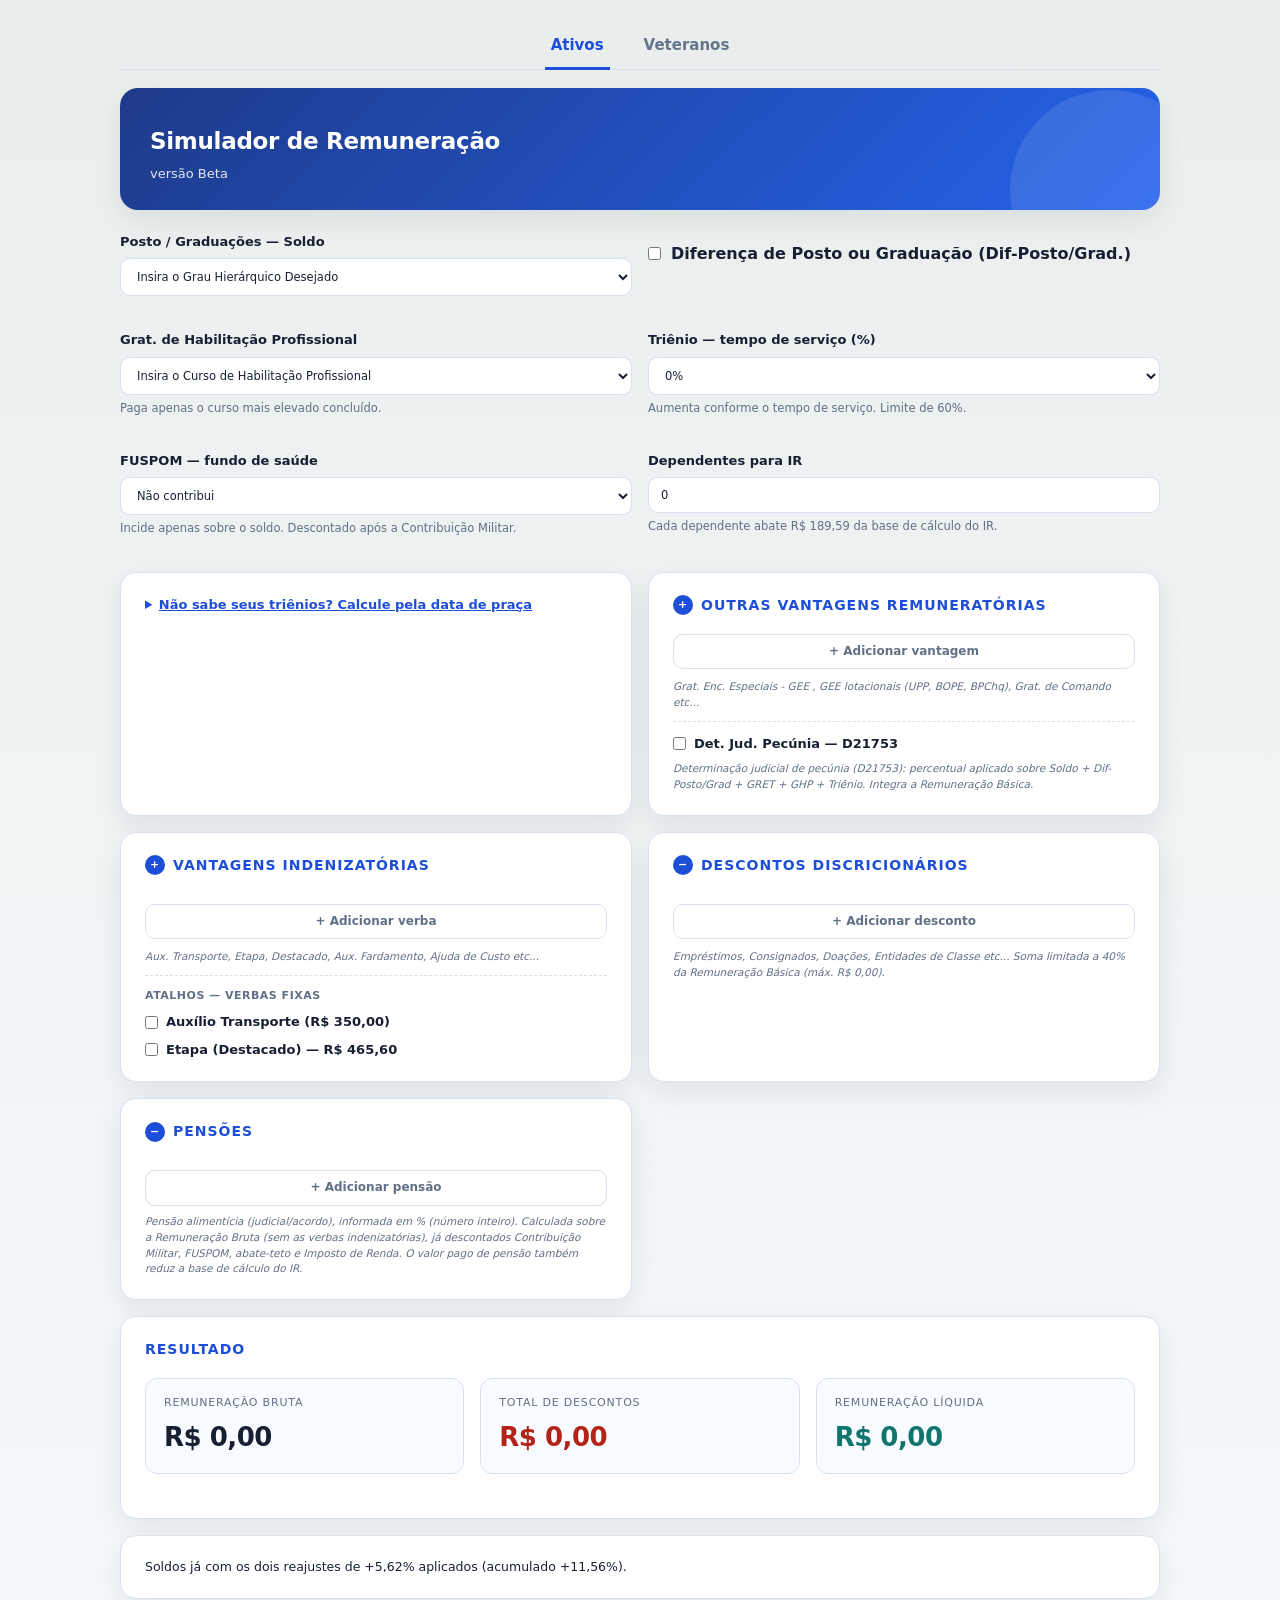
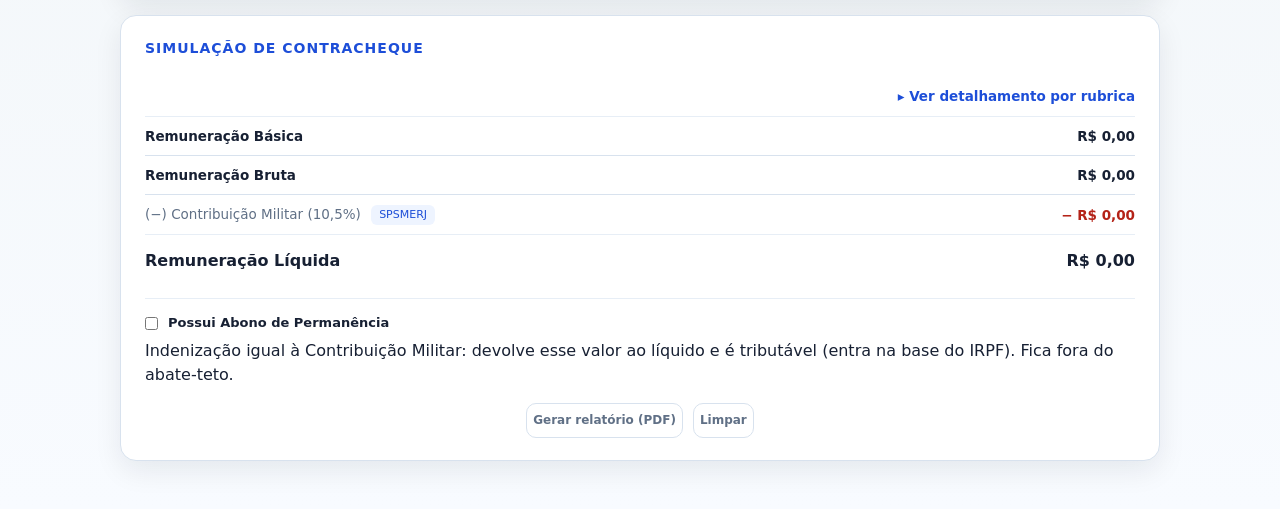
<file: index.html>
<!DOCTYPE html>
<html lang="pt-BR">

<head>
  <meta charset="UTF-8">
  <meta name="viewport" content="width=device-width, initial-scale=1.0">
  <link rel="stylesheet" href="calculadora_pmerj.css">
  <title>Simulador de Remuneração</title>
  <script src="calculadora_pmerj_v6.js"></script>
</head>

<body>
  <div class="wrap">
    <header>
      <div class="header-text">
        <div class="brasao"></div>
        <h1>Simulador de Remuneração</h1>
        <p>versão Beta</p>
      </div>
    </header>


    <!-- ====================== REAJUSTES (JÁ EFETIVADOS) ====================== -->
    <!-- Os dois reajustes de 5,62% estão fixos no cálculo (JS), compostos sobre o soldo.
       Acumulado: 1,0562 × 1,0562 = 1,11556 -> +11,56%.
       Este card também recebe, via JS, a opção de GEE (exclusiva de Coronel). -->
    <div class="card" id="card-reajuste" style="margin-bottom:16px;">
      <div class="hint" style="font-size: 12.5px">Soldos já com os dois reajustes de +5,62% aplicados (acumulado +11,56%).</div>
    </div>


    <div class="grid">


      <!-- ============ CARD 1 — POSTO / GRADUAÇÃO (DEFINIDO) ============ -->
      <div class="field">
        <label for="posto">Posto / Graduações — Soldo</label>
        <select id="posto">

          <option value="3270.73" data-gret="192.5"> Cel PM </option>
          <option value="2943.65" data-gret="192.5">Ten Cel PM </option>
          <option value="2649.28" data-gret="192.5">Maj PM </option>
          <option value="2384.35" data-gret="150">Cap PM </option>
          <option value="2145.60" data-gret="150">1º Ten PM </option>
          <option value="1929.73" data-gret="150">2º Ten PM </option>
          <option value="1736.76" data-gret="150">Asp Of PM </option>
          <option value="1141.49" data-gret="122.5">Cad PM </option>
          <option value="1736.76" data-gret="150">Sub Ten PM</option>
          <option value="1596.12" data-gret="150">1º Sgt PM </option>
          <option value="1448.94" data-gret="150">2º Sgt PM </option>
          <option value="1318.11" data-gret="150">3º Sgt PM </option>
          <option value="1141.49" data-gret="150">Cb PM </option>
          <option value="991.03" data-gret="150">Sd PM </option>
          <option value="817.67" data-gret="122.5">Aluno CFP </option>
          <option value="0" selected> Insira o Grau Hierárquico Desejado </option>
        </select>
      </div>

      <!-- GHP — Gratificação de Habilitação Profissional
           Quem escolhe é o usuário (curso mais elevado concluído).
           value = % sobre o soldo  |  cálculo no JS: soldo * value / 100 -> LINHA no resultado -->

      <div class="field">
        <label for="habilitacao"> Grat. de Habilitação Profissional </label>
        <select name="" id="habilitacao">
          <option value="160">160% - CCEM — Curso de Comando e Estado-Maior</option>
          <option value="110">110% - CAO / CAS — Curso de Aperfeiçoamento de Oficiais / Sargentos</option>
          <option value="85">85% - CE - Curso de Especialização ou Equivalente</option>
          <option value="80">80% - CFO / CFS — Curso de Formação de Oficiais / Sargentos</option>
          <option value="75">75% - CFP — Curso de Formação de Praça</option>
          <option value="0" selected> Insira o Curso de Habilitação Profissional </option>
        </select>
        <div class="hint">Paga apenas o curso mais elevado concluído.</div>
      </div>
      <!-- ============ CARD AUXILIAR — TRIÊNIOS PELA DATA DE PRAÇA ============ -->
      <!-- Helper: usuário informa a data de praça; o JS conta os triênios.
         triênios = Math.floor( (hoje - data_praca) em dias / 1095 )   (1095 = 3 anos, sem bissexto)
         percentual = (a confirmar) 1º triênio 10%, +5% por triênio, teto 60%
         comportamento ao calcular: preencher #trienio automaticamente OU só informar? (a confirmar)
         Nota de estilo: input[type=date] não está no CSS compartilhado (que só cobre number/select),
         então pode aparecer com visual padrão do navegador — ajuste de estilo fica para depois. -->
      <div class="field">
        <label for="trienio">Triênio — tempo de serviço (%)</label>
        <select id="trienio">
          <option value="0" selected>0%</option>
          <option value="10">10%</option>
          <option value="15">15%</option>
          <option value="20">20%</option>
          <option value="25">25%</option>
          <option value="30">30%</option>
          <option value="35">35%</option>
          <option value="40">40%</option>
          <option value="45">45%</option>
          <option value="50">50%</option>
          <option value="55">55%</option>
          <option value="60">60%</option>
        </select>
        <div class="hint">Aumenta conforme o tempo de serviço. Limite de 60%.</div>
      </div>

      <!-- Card recolhível (<details>): nasce fechado para dar mais respiro à página;
         clicar no <summary> expande. Os id internos não mudaram. -->
      <!-- FUSPOM — fundo de saúde (escolhido pelo usuário). DESCONTO.
           value = % | base = SOMENTE o soldo
           cálculo no JS: soldo * value / 100 -> LINHA de desconto (após Contrib. Militar) -->
      <div class="field">
        <label for="fuspom">FUSPOM — fundo de saúde</label>
        <select id="fuspom">
          <option value="0" selected>Não contribui</option>
          <option value="10">10%</option>
          <option value="11">11%</option>
          <option value="12">12%</option>
          <option value="13">13%</option>
          <option value="14">14%</option>
          <option value="15">15%</option>
          <option value="16">16%</option>
          <option value="17">17%</option>
          <option value="18">18%</option>
        </select>
        <div class="hint">Incide apenas sobre o soldo. Descontado após a Contribuição Militar.</div>
      </div>

      <!-- DEPENDENTES (IR) — controle próprio, perto do FUSPOM.
           Cada dependente abate R$ 189,59 do Rendimento Tributável. -->
      <div class="field">
        <label for="dependentes">Dependentes para IR</label>
        <input type="number" id="dependentes" value="0" min="0" step="1" inputmode="numeric">
        <div class="hint">Cada dependente abate R$ 189,59 da base de cálculo do IR.</div>
      </div>


      <!-- CALCULANDO OS TRIENIOS ATRAVÉS DA DATA DE PRAÇA . -->
      <!-- ------------------------------------------------------ -->
      <!-- ------------------------------------------------------ -->

      <details class="card">
        <summary style="cursor:pointer; color:var(--acento); font-weight:800; font-size:13px; text-decoration: underline">Não sabe seus triênios?
          Calcule pela data de praça</summary>
        <div style="margin-top:18px;">
          <div class="field">
            <label for="data-praca"> Data de praça: </label>
            <input type="date" id="data-praca"> <span class="hint" style="flex:1;">dia / mês / ano</span>
            <div class="hint"> Data de Ingresso na corporação.</div>
          </div>

          <button type="button" class="cen-btn" id="btn-trienios" style="width:100%; margin-bottom:18px;">Calcular
            triênios</button>
          <div class="field">
            <label>Resultado</label>
            <div class="slider-row">
              <span class="hint" style="flex:1;">Triênios completos / Percentual sugerido</span>
              <span class="slider-val" id="trienios-count">—</span>
              <span class="slider-val" id="trienios-pct">—</span>
            </div>
          </div>
        </div>
      </details>

      <!-- ============ CARD — OUTRAS VANTAGENS REMUNERATÓRIAS (até 5) ============ -->
      <!-- TRIBUTÁVEIS: somam à Rem. Básica para formar a Rem. Bruta. -->

      <div class="card">
        <h2><span class="num">+</span> Outras vantagens remuneratórias</h2>
        <div id="vant-lista"><!-- campos adicionados aqui (máx. 5) --></div>
        <button type="button" class="cen-btn" id="btn-add-vant" style="width:100%;">+ Adicionar vantagem
        </button>
        <div class="hint hint-exp"> Grat. Enc. Especiais - GEE , GEE lotacionais (UPP, BOPE, BPChq), Grat. de Comando
          etc...</div>
      </div>


      <!-- ============ CARD — VERBAS INDENIZATÓRIAS (até 5) ============ -->
      <!-- NÃO TRIBUTÁVEIS: entram na Rem. Bruta, mas saem do Rendimento Tributável. -->
      <div class="card">
        <h2><span class="num">+</span> Vantagens Indenizatórias</h2>
        <div id="vind-lista"><!-- campos (máx. 5) --></div>
        <button type="button" class="cen-btn" id="btn-add-vind" style="width:100%; margin-top:10px;">+ Adicionar
          verba</button>

        <div class="hint hint-exp"> Aux. Transporte, Etapa, Destacado, Aux. Fardamento, Ajuda de Custo etc...</div>
      </div>

      <!-- ============ CARD — DESCONTOS DISCRICIONÁRIOS (até 5) ============ -->
      <!-- O usuário adiciona campos (máx. 5). Cada um é um valor livre em R$.
         A SOMA de todos é limitada a 40% da Remuneração Básica (teto dinâmico).
         No JS: somaDisc = soma dos campos; desconto = min(somaDisc, 40% Rem.Básica).
         Campos criados/removidos dinamicamente; o cálculo lê todos pela classe .desc-disc-input. -->
      <div class="card">
        <h2 style=""><span class="num">−</span> Descontos discricionários</h2>
        <div id="desc-disc-lista"><!-- campos adicionados aqui (máx. 5) --></div>
        <button type="button" class="cen-btn" id="btn-add-desc" style="width:100%; margin-top: 10px;">+ Adicionar
          desconto</button>
        <div class="hint hint-exp"> Empréstimos, Consignados, Doações, Entidades de Classe etc... Soma limitada a 40% da
          Remuneração Básica (máx. <span id="desc-disc-max">R$ 0,00</span>).
        </div>
        <div class="hint" id="desc-disc-aviso" style="display:none; color:var(--vermelho); font-weight:600;">Soma
          acima
          do limite — considerado o máximo permitido.</div>
      </div>

      <!-- ============ CARD — PENSÕES (até 5) ============ -->
      <!-- Desconto. Reduz o líquido E abate da Base de Cálculo do IR.
           Campos dinâmicos lidos pela classe .pensao-input. -->
      <div class="card">
        <h2><span class="num">−</span> Pensões</h2>
        <div id="pensao-lista"><!-- campos adicionados aqui (máx. 5) --></div>
        <button type="button" class="cen-btn" id="btn-add-pensao" style="width:100%; margin-top:10px;">+ Adicionar
          pensão</button>
        <div class="hint hint-exp" style="margin-top:8px;">Pensão alimentícia (judicial/acordo), informada em % (número inteiro).
          Calculada sobre a Remuneração Bruta (sem as verbas indenizatórias), já descontados Contribuição Militar, FUSPOM, abate-teto e Imposto de Renda.
          O valor pago de pensão também reduz a base de cálculo do IR.</div>
      </div>

      <!-- ============ CARD DE RESULTADO ============ -->
      <div class="card result-card">
        <h2> Resultado </h2>
        <div class="big-nums">
          <div class="big-num">
            <div class="lbl">Remuneração Bruta</div>
            <div class="val" id="r-rem-bruta">R$&nbsp;0,00</div>
          </div>
          <div class="big-num">
            <div class="lbl">Total de descontos</div>
            <div class="val" id="r-desc" style="color: var(--vermelho);">R$&nbsp;0,00</div>
          </div>
          <div class="big-num destaque">
            <div class="lbl">Remuneração Líquida</div>
            <div class="val" id="r-liquido">R$&nbsp;0,00</div>
          </div>
        </div>


      </div>

      <!-- DETALHAMENTO (table.breakdown) — "contracheque": rubricas e valores.
           Descontos, auxílios e líquido entram aqui nas próximas etapas. -->
      <div class="card result-card">
        <h2> Simulação de Contracheque </h2>
        <table class="breakdown">
          <tbody>
            <tr id="comp-toggle" style="cursor:pointer;">
              <td colspan="2" class="lbl-cell" style="color:var(--acento); font-weight:700;">
                <span id="comp-arrow">▸</span> Ver detalhamento por rubrica
              </td>
            </tr>
            <tr class="comp-row" style="display:none;">
              <td class="lbl-cell">Soldo base</td>
              <td id="t-soldo">R$&nbsp;0,00</td>
            </tr>
            <tr class="comp-row" style="display:none;">
              <td class="lbl-cell">GRET (<span id="t-gret-p">150</span>%)</td>
              <td class="pos" id="t-gret">+ R$&nbsp;0,00</td>
            </tr>
            <tr class="comp-row" style="display:none;">
              <td class="lbl-cell">GHP — Habilitação (<span id="t-ghp-p">75</span>%)</td>
              <td class="pos" id="t-ghp">+ R$&nbsp;0,00</td>
            </tr>
            <tr class="comp-row" style="display:none;">
              <td class="lbl-cell">GRAM — Risco (62,5%)</td>
              <td class="pos" id="t-gram">+ R$&nbsp;0,00</td>
            </tr>
            <tr class="comp-row" style="display:none;">
              <td class="lbl-cell">Triênio (<span id="t-tri-p">0</span>%)</td>
              <td class="pos" id="t-trienio">+ R$&nbsp;0,00</td>
            </tr>



            <tr class="subtotal">
              <td>Remuneração Básica</td>
              <td id="t-rem-basica">R$&nbsp;0,00</td>
            </tr>
            <tr>
              <td class="lbl-cell">(+) Outras vantagens remuneratórias</td>
              <td class="pos" id="t-vant">+ R$&nbsp;0,00</td>
            </tr>
            <tr>
              <td class="lbl-cell">(+) Verbas indenizatórias <span class="badge-aux">não tributável</span></td>
              <td class="pos" id="t-vind">+ R$&nbsp;0,00</td>
            </tr>
            <tr class="subtotal">
              <td>Remuneração Bruta</td>
              <td id="t-rem-bruta">R$&nbsp;0,00</td>
            </tr>
            <tr>
              <td class="lbl-cell">(−) Contribuição Militar (10,5%) <span class="badge-aux"> SPSMERJ </span></td>
              <td class="neg" id="t-contrib">− R$&nbsp;0,00</td>
            </tr>
            <tr>
              <td class="lbl-cell">(−) Descontos discricionários <span class="badge-aux"></span>
              </td>
              <td class="neg" id="t-desc-disc">− R$&nbsp;0,00</td>
            </tr>
            <tr>
              <td class="lbl-cell">(−) Imposto de Renda Retido na Fonte <span class="badge-aux">simulação</span></td>
              <td class="neg" id="t-irrf">− R$&nbsp;0,00</td>
            </tr>
            <!-- as linhas de Pensão (uma por pensão informada) são inseridas aqui pelo JS, após o IRRF -->
            <tr class="final">
              <td>Remuneração Líquida</td>
              <td id="t-liquido">R$&nbsp;0,00</td>
            </tr>
          </tbody>
        </table>
      </div>
    </div>
    <!-- Rodapé informativo / aviso -->
 <!-- <div class="hint" style="font-size: 12px;">
        Este é um aplicativo de <strong>teste</strong>, sem qualquer vínculo formal com a Polícia Militar
        do Estado do Rio de Janeiro. Os valores aqui simulados têm caráter meramente informativo e podem
        não corresponder fielmente à realidade, em razão da complexidade dos fatores envolvidos no cálculo.
        Em caso de dúvida, considere sempre o seu contracheque oficial.
      </div> -->
  </div>
</body>

</html>
</file>
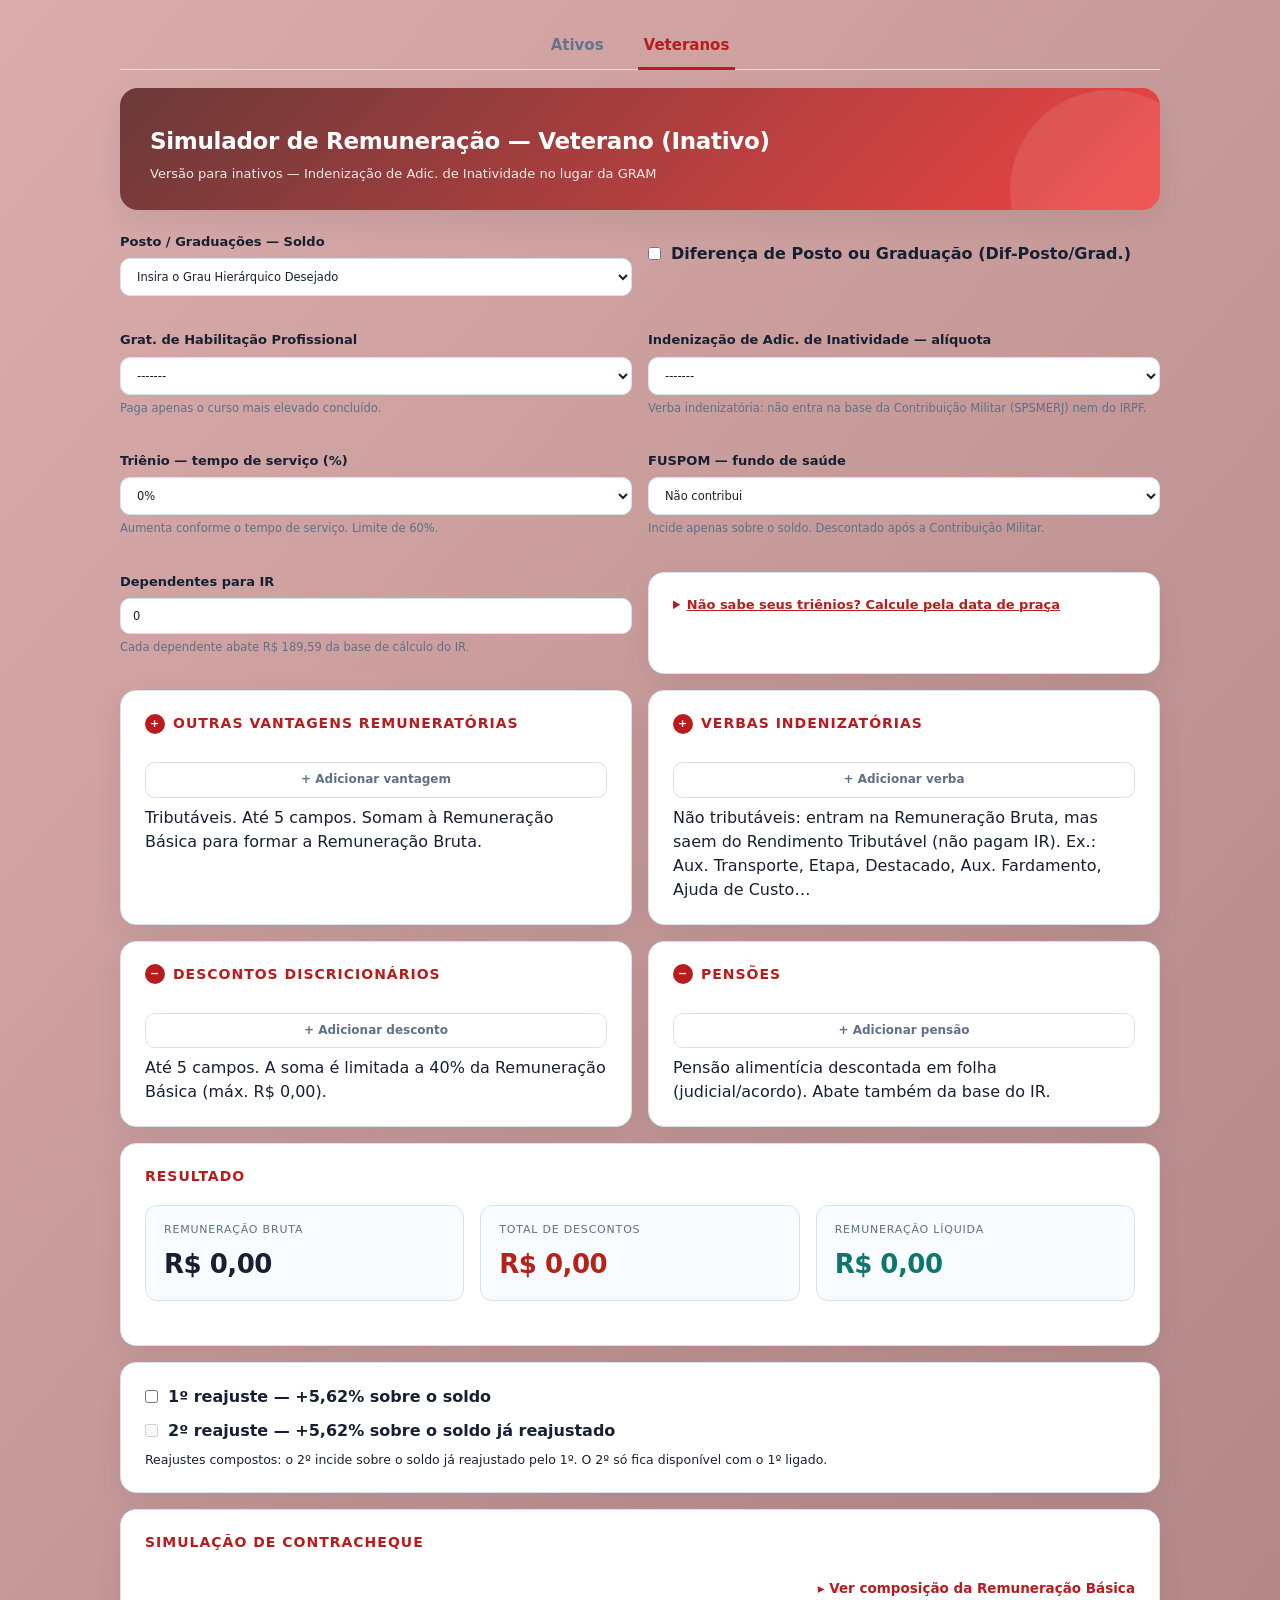
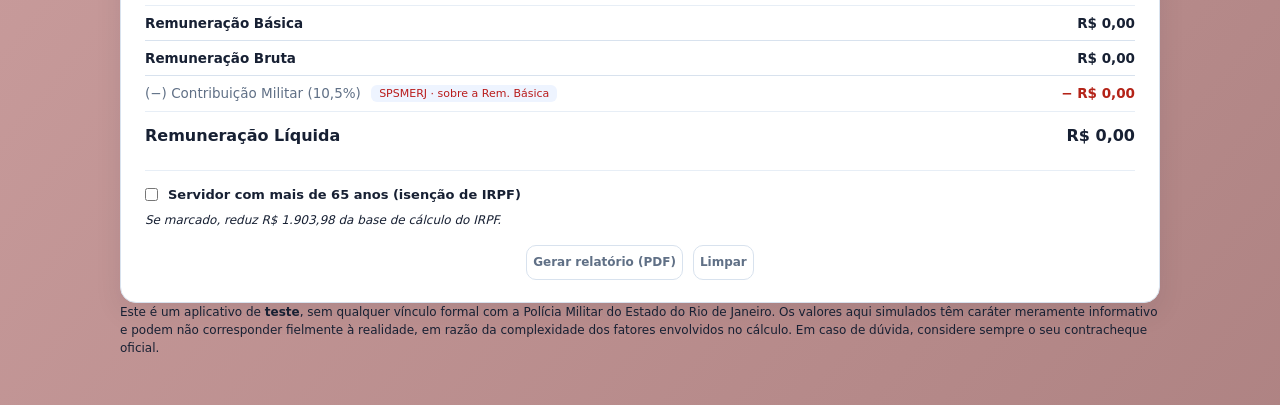
<file: Calculadora_Veterano.html>
<html lang="pt-BR">

<head>
  <meta charset="UTF-8">
  <meta name="viewport" content="width=device-width, initial-scale=1.0">
  <link rel="stylesheet" href="calculadora_pmerj.css">
  <style>
    /* Tema avermelhado — diferencia a calculadora de veterano (inativo) da ativa (azul).
       Sobrescreve a cor de destaque SÓ aqui; o CSS compartilhado fica intacto. */
    :root {
      --acento: #b91c1c;            /* vermelho no lugar do azul (era ~#1D4ED8) */
    }
  </style>
  <title>Simulador de Remuneração — Veterano (Inativo) </title>
  <script src="Calculadora_Veterano_v6.js"></script>
  <link rel="stylesheet" href="chrome-extension://d1582fdd-89d3-484b-8e49-4ea35ffc04d0/app/content-style.css">
</head>

<body class="veteranosss">
  <div class="wrap">
    <header class="veterano">
    <!-- <header style="background: #b91c1c; color: #fff; margin-bottom:24px; border-radius:0 0 8px 8px;"> -->
      <div class="header-text">
        <div class="brasao"></div>
        <h1>Simulador de Remuneração — Veterano (Inativo)</h1>
        <p>Versão para inativos — Indenização de Adic. de Inatividade no lugar da GRAM</p>
      </div>
    </header>


    <!-- ====================== CHAVES DE REAJUSTE ====================== -->
    <!-- Reajustes compostos sobre o soldo (no JS). Afetam todas as rubricas,
       pois todas derivam do soldo.
       1º = +5,62% | 2º = +5,62% sobre o já reajustado.
       Acumulado: 1,0562 × 1,0562 = 1,11556 -> +11,56%. -->
    <div class="card" style="margin-bottom:16px;">
      <label for="reajuste"
        style="display:flex; align-items:center; gap:10px; font-weight:700; cursor:pointer; margin:0;">
        <input type="checkbox" id="reajuste">
        1º reajuste — +5,62% sobre o soldo
      </label>
      <label for="reajuste2"
        style="display:flex; align-items:center; gap:10px; font-weight:700; cursor:pointer; margin:10px 0 0;">
        <input type="checkbox" id="reajuste2" disabled>
        2º reajuste — +5,62% sobre o soldo já reajustado
      </label>
      <div class="hint" style="margin-top:8px; font-size:12.5px">Reajustes compostos: o 2º incide sobre o soldo já reajustado pelo 1º. O
        2º só fica disponível com o 1º ligado.</div>
    </div>


    <div class="grid">


      <!-- ============ CARD 1 — POSTO / GRADUAÇÃO (DEFINIDO) ============ -->
      <div class="field">
        <label for="posto">Posto / Graduações — Soldo</label>
        <select id="posto">
          <option value="3270.73" data-gret="192.5"> Cel PM </option>
          <option value="2943.65" data-gret="192.5">Ten Cel PM </option>
          <option value="2649.28" data-gret="192.5">Maj PM </option>
          <option value="2384.35" data-gret="150">Cap PM </option>
          <option value="2145.60" data-gret="150">1º Ten PM </option>
          <option value="1929.73" data-gret="150">2º Ten PM </option>
          <option value="1736.76" data-gret="150">Asp Of PM </option>
          <option value="1141.49" data-gret="122.5">Cad PM </option>
          <option value="1736.76" data-gret="150">Sub Ten PM</option>
          <option value="1596.12" data-gret="150">1º Sgt PM </option>
          <option value="1448.94" data-gret="150">2º Sgt PM </option>
          <option value="1318.11" data-gret="150">3º Sgt PM </option>
          <option value="1141.49" data-gret="150">Cb PM </option>
          <option value="991.03" data-gret="150" >Sd PM </option>
          <option value="817.67" data-gret="122.5">Aluno CFP </option>
          <option value="0" selected> Insira o Grau Hierárquico Desejado </option>
        </select>
      </div>

      <!-- GHP — Gratificação de Habilitação Profissional
           Quem escolhe é o usuário (curso mais elevado concluído).
           value = % sobre o soldo  |  cálculo no JS: soldo * value / 100 -> LINHA no resultado -->

      <div class="field">
        <label for="habilitacao"> Grat. de Habilitação Profissional </label>
        <select name="" id="habilitacao">
          <option value="160">160% - CCEM — Curso de Comando e Estado-Maior</option>
          <option value="110">110% - CAO / CAS — Curso de Aperfeiçoamento de Oficiais / Sargentos</option>
          <option value="85">85% - Curso de Especialização ou equivalente</option>
          <option value="80">80% - CFO / CFS — Curso de Formação de Oficiais / Sargentos</option>
          <option value="75" >75% - CFP — Curso de Formação de Praça </option>
          <option value="0" selected> ------- </option>
        </select>
        <div class="hint">Paga apenas o curso mais elevado concluído.</div>
      </div>
            <!-- IAI — Indenização de Adicional de Inatividade (substitui a GRAM) -->
      <div class="field">
        <label for="iai-aliquota">Indenização de Adic. de Inatividade — alíquota</label>
        <select id="iai-aliquota">
          <option value="20">20%</option>
          <option value="25">25%</option>
          <option value="30">30%</option>
           <option value="0" selected> ------- </option>
        </select>
        <div class="hint">Verba indenizatória: não entra na base da Contribuição Militar (SPSMERJ) nem do IRPF.</div>
      </div>

<!-- ============ CARD AUXILIAR — TRIÊNIOS PELA DATA DE PRAÇA ============ -->
      <!-- Helper: usuário informa a data de praça; o JS conta os triênios.
         triênios = Math.floor( (hoje - data_praca) em dias / 1095 )   (1095 = 3 anos, sem bissexto)
         percentual = (a confirmar) 1º triênio 10%, +5% por triênio, teto 60%
         comportamento ao calcular: preencher #trienio automaticamente OU só informar? (a confirmar)
         Nota de estilo: input[type=date] não está no CSS compartilhado (que só cobre number/select),
         então pode aparecer com visual padrão do navegador — ajuste de estilo fica para depois. -->
      <div class="field">
        <label for="trienio">Triênio — tempo de serviço (%)</label>
        <select id="trienio">
          <option value="0" selected>0%</option>
          <option value="10">10%</option>
          <option value="15">15%</option>
          <option value="20">20%</option>
          <option value="25">25%</option>
          <option value="30">30%</option>
          <option value="35">35%</option>
          <option value="40">40%</option>
          <option value="45">45%</option>
          <option value="50">50%</option>
          <option value="55">55%</option>
          <option value="60">60%</option>
        </select>
        <div class="hint">Aumenta conforme o tempo de serviço. Limite de 60%.</div>
      </div>

      <!-- Card recolhível (<details>): nasce fechado para dar mais respiro à página;
         clicar no <summary> expande. Os id internos não mudaram. -->
      <!-- FUSPOM — fundo de saúde (escolhido pelo usuário). DESCONTO.
           value = % | base = SOMENTE o soldo
           cálculo no JS: soldo * value / 100 -> LINHA de desconto (após Contrib. Militar) -->
      <div class="field">
        <label for="fuspom">FUSPOM — fundo de saúde</label>
        <select id="fuspom">
          <option value="0" selected>Não contribui</option>
          <option value="10">10%</option>
          <option value="11">11%</option>
          <option value="12">12%</option>
          <option value="13">13%</option>
          <option value="14">14%</option>
          <option value="15">15%</option>
          <option value="16">16%</option>
          <option value="17">17%</option>
          <option value="18">18%</option>
        </select>
        <div class="hint">Incide apenas sobre o soldo. Descontado após a Contribuição Militar.</div>
      </div>

      <!-- DEPENDENTES (IR) — controle próprio, perto do FUSPOM.
           Cada dependente abate R$ 189,59 do Rendimento Tributável. -->
      <div class="field">
        <label for="dependentes">Dependentes para IR</label>
        <input type="number" id="dependentes" value="0" min="0" step="1" inputmode="numeric">
        <div class="hint">Cada dependente abate R$ 189,59 da base de cálculo do IR.</div>
      </div>





      <details class="card">
        <summary style="cursor:pointer; color:var(--acento); font-weight:800; font-size:13px;  text-decoration: underline  1px;">Não sabe seus triênios?
          Calcule pela data de praça</summary>
        <div style="margin-top:18px;">
          <div class="field">
            <label for="data-praca"> Data de praça: </label>
            <input type="date" id="data-praca"> <span class="hint" style="flex:1;">mês / dia / ano</span>
            <div class="hint"> Data de Ingresso na corporação.</div>
          </div>

          <button type="button" class="cen-btn" id="btn-trienios" style="width:100%; margin-bottom:18px;">Calcular
            triênios</button>
          <div class="field">
            <label>Resultado</label>
            <div class="slider-row">
              <span class="hint" style="flex:1;">Triênios completos / Percentual sugerido</span>
              <span class="slider-val" id="trienios-count">—</span>
              <span class="slider-val" id="trienios-pct">—</span>
            </div>
          </div>
        </div>
      </details>

      <!-- ============ CARD — OUTRAS VANTAGENS REMUNERATÓRIAS (até 5) ============ -->
      <!-- TRIBUTÁVEIS: somam à Rem. Básica para formar a Rem. Bruta. -->
      <div class="card">
        <h2><span class="num">+</span> Outras vantagens remuneratórias</h2>
        <div id="vant-lista"><!-- campos (máx. 5) --></div>
        <button type="button" class="cen-btn" id="btn-add-vant" style="width:100%; margin-top:10px;">+ Adicionar vantagem</button>
        <div class="hint" style="margin-top:8px;">Tributáveis. Até 5 campos. Somam à Remuneração Básica para formar a Remuneração Bruta.</div>
      </div>

      <!-- ============ CARD — VERBAS INDENIZATÓRIAS (até 5) ============ -->
      <!-- NÃO TRIBUTÁVEIS: entram na Rem. Bruta, mas saem do Rendimento Tributável. -->
      <div class="card">
        <h2><span class="num">+</span> Verbas indenizatórias</h2>
        <div id="vind-lista"><!-- campos (máx. 5) --></div>
        <button type="button" class="cen-btn" id="btn-add-vind" style="width:100%; margin-top:10px;">+ Adicionar verba</button>
        <div class="hint" style="margin-top:8px;">Não tributáveis: entram na Remuneração Bruta, mas saem do Rendimento Tributável (não pagam IR). Ex.: Aux. Transporte, Etapa, Destacado, Aux. Fardamento, Ajuda de Custo…</div>
      </div>

      <!-- ============ CARD — DESCONTOS DISCRICIONÁRIOS (até 5) ============ -->
      <!-- O usuário adiciona campos (máx. 5). Cada um é um valor livre em R$.
         A SOMA de todos é limitada a 40% da Remuneração Básica (teto dinâmico).
         No JS: somaDisc = soma dos campos; desconto = min(somaDisc, 40% Rem.Básica).
         Campos criados/removidos dinamicamente; o cálculo lê todos pela classe .desc-disc-input. -->
      <div class="card">
        <h2><span class="num">−</span> Descontos discricionários</h2>
        <div id="desc-disc-lista"><!-- campos adicionados aqui (máx. 5) --></div>
        <button type="button" class="cen-btn" id="btn-add-desc" style="width:100%; margin-top: 10px;">+ Adicionar
          desconto</button>
        <div class="hint" style="margin-top:8px;">Até 5 campos. A soma é limitada a 40% da Remuneração Básica (máx.
          <span id="desc-disc-max">R$ 0,00</span>).
        </div>
        <div class="hint" id="desc-disc-aviso" style="display:none; color:var(--vermelho); font-weight:600;">Soma acima
          do limite — considerado o máximo permitido.</div>
      </div>

      <!-- ============ CARD — PENSÕES (até 5) ============ -->
      <!-- Desconto. Reduz o líquido E abate da Base de Cálculo do IR.
           Campos dinâmicos lidos pela classe .pensao-input. -->
      <div class="card">
        <h2><span class="num">−</span> Pensões</h2>
        <div id="pensao-lista"><!-- campos adicionados aqui (máx. 5) --></div>
        <button type="button" class="cen-btn" id="btn-add-pensao" style="width:100%; margin-top:10px;">+ Adicionar pensão</button>
        <div class="hint" style="margin-top:8px;">Pensão alimentícia descontada em folha (judicial/acordo). Abate também da base do IR.</div>
      </div>

      <!-- ============ CARD DE RESULTADO ============ -->
      <div class="card result-card">
        <h2> Resultado </h2>
        <div class="big-nums">
          <div class="big-num">
            <div class="lbl">Remuneração Bruta</div>
            <div class="val" id="r-rem-bruta">R$&nbsp;0,00</div>
          </div>
          <div class="big-num">
            <div class="lbl">Total de descontos</div>
            <div class="val" id="r-desc" style="color: var(--vermelho);">R$&nbsp;0,00</div>
          </div>
          <div class="big-num destaque">
            <div class="lbl">Remuneração Líquida</div>
            <div class="val" id="r-liquido">R$&nbsp;0,00</div>
          </div>
        </div>


      </div>

      <!-- DETALHAMENTO (table.breakdown) — "contracheque": rubricas e valores.
           Descontos, auxílios e líquido entram aqui nas próximas etapas. -->
      <div class="card result-card">
        <h2> Simulação de Contracheque </h2>
        <table class="breakdown">
          <tbody>
            <tr id="comp-toggle" style="cursor:pointer;">
              <td colspan="2" class="lbl-cell" style="color:var(--acento); font-weight:700;">
                <span id="comp-arrow">▸</span> Ver composição da Remuneração Básica
              </td>
            </tr>
            <tr class="comp-row" style="display:none;">
              <td class="lbl-cell">Soldo base</td>
              <td id="t-soldo">R$&nbsp;0,00</td>
            </tr>
            <tr class="comp-row" style="display:none;">
              <td class="lbl-cell">GRET (<span id="t-gret-p">150</span>%)</td>
              <td class="pos" id="t-gret">+ R$&nbsp;0,00</td>
            </tr>
            <tr class="comp-row" style="display:none;">
              <td class="lbl-cell">GHP — Habilitação (<span id="t-ghp-p">75</span>%)</td>
              <td class="pos" id="t-ghp">+ R$&nbsp;0,00</td>
            </tr>
            <tr class="comp-row" style="display:none;">
              <td class="lbl-cell">Indenização Adic. de Inatividade (<span id="t-iai-p">20</span>%)</td>
              <td class="pos" id="t-iai">+ R$&nbsp;0,00</td>
            </tr>
            <tr class="comp-row" style="display:none;">
              <td class="lbl-cell">Triênio (<span id="t-tri-p">0</span>%)</td>
              <td class="pos" id="t-trienio">+ R$&nbsp;0,00</td>
            </tr>
            <tr class="subtotal">
              <td>Remuneração Básica</td>
              <td id="t-rem-basica">R$&nbsp;0,00</td>
            </tr>
            <tr>
              <td class="lbl-cell">(+) Outras vantagens remuneratórias</td>
              <td class="pos" id="t-vant">+ R$&nbsp;0,00</td>
            </tr>
            <tr>
              <td class="lbl-cell">(+) Verbas indenizatórias <span class="badge-aux">não tributável</span></td>
              <td class="pos" id="t-vind">+ R$&nbsp;0,00</td>
            </tr>
             <tr class="subtotal"><td>Remuneração Bruta</td><td id="t-rem-bruta">R$&nbsp;0,00</td></tr>
            <tr>
              <td class="lbl-cell">(−) Contribuição Militar (10,5%) <span class="badge-aux">SPSMERJ · sobre a Rem.
                  Básica</span></td>
              <td class="neg" id="t-contrib">− R$&nbsp;0,00</td>
            </tr>
            <tr>
              <td class="lbl-cell">(−) Descontos discricionários <span class="badge-aux">máx. 40% da Rem. Básica</span>
              </td>
              <td class="neg" id="t-desc-disc">− R$&nbsp;0,00</td>
            </tr>
            <tr>
              <td class="lbl-cell">(−) Imposto de Renda Retido na Fonte <span class="badge-aux">simulação</span></td>
              <td class="neg" id="t-irrf">− R$&nbsp;0,00</td>
            </tr>
            <tr>
              <td class="lbl-cell">(−) Pensões <span class="badge-aux">judicial/acordo</span></td>
              <td class="neg" id="t-pensao">− R$&nbsp;0,00</td>
            </tr>
            <tr class="final">
              <td>Remuneração Líquida</td>
              <td id="t-liquido">R$&nbsp;0,00</td>
            </tr>
          </tbody>
        </table>
      </div>

  
    </div>
        <!-- Rodapé informativo / aviso -->
      <div class="hint" style="font-size: 12px; font-" >
        Este é um aplicativo de <strong>teste</strong>, sem qualquer vínculo formal com a Polícia Militar
        do Estado do Rio de Janeiro. Os valores aqui simulados têm caráter meramente informativo e podem
        não corresponder fielmente à realidade, em razão da complexidade dos fatores envolvidos no cálculo.
        Em caso de dúvida, considere sempre o seu contracheque oficial.
      </div>
</body>

</html>
</file>
<file: calculadora_pmerj.css>
:root {
    --bg: #f4f7fb;
    --surface: #ffffff;
    --surface-soft: #f8fafc;
    --texto: #172033;
    --texto-suave: #607086;
    --borda: #d8e2ee;
    --acento: #1d4ed8;
    --acento-2: #2563eb;
    --verde: #0f766e;
    --vermelho: #b42318;
    --sombra: 0 10px 28px rgba(15, 23, 42, 0.08);
  }
  * { margin: 0; padding: 0; box-sizing: border-box; }
  body {
    font-family: 'Segoe UI', system-ui, -apple-system, sans-serif;
    background: linear-gradient(180deg, #e9eeed 0%, #f8fbff 100%);
    color: var(--texto);
    line-height: 1.5;
    padding: 24px 16px 48px;
    min-height: 100vh;
  }
  .veteranosss {
    background: linear-gradient(130deg, #daacac 0%, #a77777e8 100%);
  }
  .wrap { max-width: 1040px; margin: 0 auto; }
  header {
    background: linear-gradient(135deg, #1e3a8a 0%, #2563eb 100%);
    color: #fff;
    border-radius: 18px;
    padding: 26px 30px;
    margin-bottom: 22px;
    box-shadow: var(--sombra);
    position: relative;
    overflow: hidden;
  }
  .veterano{
    background: linear-gradient(135deg, #6b3939 0%, #ef4444 100%);
  }
  header::after {
    content: "";
    position: absolute;
    inset: auto -50px -80px auto;
    width: 200px;
    height: 200px;
    background: rgba(255,255,255,0.10);
    border-radius: 50%;
  }
  .brasao { font-size: 11px; letter-spacing: 2px; text-transform: uppercase; opacity: 0.78; margin-bottom: 10px; font-weight: 700; }
  header h1 { font-size: 23px; font-weight: 700; letter-spacing: -0.3px; margin-bottom: 6px; }
  header p { font-size: 13px; opacity: 0.88; }
  .grid { display: grid; grid-template-columns: 1fr 1fr; gap: 16px; }
  @media (max-width: 720px) { .grid { grid-template-columns: 1fr; } }
  .card {
    background: var(--surface);
    border: 1px solid var(--borda);
    border-radius: 16px;
    padding: 22px 24px;
    box-shadow: var(--sombra);
  }
  .card h2 {
    font-size: 14px;
    text-transform: uppercase;
    letter-spacing: 1px;
    color: var(--acento);
    font-weight: 800;
    margin-bottom: 18px;
    display: flex;
    align-items: center;
    gap: 8px;
  }
  .card h2 .num {
    background: var(--acento);
    color: #fff;
    width: 20px;
    height: 20px;
    border-radius: 50%;
    display: inline-flex;
    align-items: center;
    justify-content: center;
    font-size: 11px;
    font-weight: 800;
  }
  .hint-exp{
    font-size: 10.5px;
    font-style: italic;
    color: var(--texto-suave);
    margin-top: 10px;
  }
  .field { margin-bottom: 18px; }
  .field:last-child { margin-bottom: 0; }
  .field label { display: block; font-size: 13px; font-weight: 700; color: var(--texto); margin-bottom: 7px; }
  .field .hint { font-size: 11.5px; color: var(--texto-suave); font-weight: 400; margin-top: 5px; }
  .classes { display: flex; flex-direction: column; gap: 8px; }
  .classe-opt {
    border: 1.5px solid var(--borda);
    border-radius: 12px;
    padding: 12px 14px;
    cursor: pointer;
    display: flex;
    justify-content: space-between;
    align-items: center;
    transition: all 0.15s;
    background: var(--surface-soft);
  }
  .classe-opt:hover { border-color: var(--acento); transform: translateY(-1px); }
  .classe-opt.sel { border-color: var(--acento); background: #eef4ff; }
  .classe-opt .nome { font-size: 13px; font-weight: 700; color: var(--texto); }
  .classe-opt .val { font-size: 13px; color: var(--texto-suave); font-variant-numeric: tabular-nums; }
  .classe-opt.sel .val { color: var(--acento); font-weight: 700; }
  .slider-row { display: flex; align-items: center; gap: 14px; }
  input[type=range] { flex: 1; accent-color: var(--acento); height: 6px; }
  .slider-val {
    min-width: 56px;
    text-align: center;
    font-size: 15px;
    font-weight: 800;
    color: var(--acento-2);
    font-variant-numeric: tabular-nums;
    background: #eef4ff;
    border-radius: 8px;
    padding: 4px 0;
  }
  input[type=number], select {
    width: 100%;
    padding: 10px 12px;
    border: 1.5px solid var(--borda);
    border-radius: 10px;
    font-size: 11.5px;
    font-family: inherit;
    background: #fff;
    color: var(--texto);
  }
  input[type=number]:focus, select:focus { outline: none; border-color: var(--acento); box-shadow: 0 0 0 3px rgba(29,78,216,0.08); }
  .result-card {
    grid-column: 1 / -1;
    background: var(--surface);
    color: var(--texto);
    border: 1px solid var(--borda);
    box-shadow: var(--sombra);
  }
  .result-card h2 { color: var(--acento); }
  .big-nums { display: grid; grid-template-columns: 1fr 1fr 1fr; gap: 16px; margin-bottom: 22px; }
  @media (max-width: 720px) { .big-nums { grid-template-columns: 1fr; gap: 12px; } }
  .big-num { background: #f8fbff; border: 1px solid var(--borda); border-radius: 12px; padding: 16px 18px; }
  .big-num .lbl { font-size: 11px; text-transform: uppercase; letter-spacing: 0.8px; color: var(--texto-suave); margin-bottom: 6px; }
  .big-num .val { font-size: 26px; font-weight: 800; font-variant-numeric: tabular-nums; letter-spacing: -0.5px; color: var(--texto); }
  .big-num.destaque .val { color: var(--verde); }
  table.breakdown { width: 100%; border-collapse: collapse; font-size: 13.5px; }
  table.breakdown td { padding: 9px 0; border-bottom: 1px solid #e7eef6; font-variant-numeric: tabular-nums; color: var(--texto); }
  table.breakdown td:last-child { text-align: right; font-weight: 700; }
  table.breakdown td.lbl-cell { color: var(--texto-suave); font-weight: 400; }
  table.breakdown tr.subtotal td { font-weight: 800; border-bottom: 1.5px solid var(--borda); }
  table.breakdown tr.final td { border-bottom: none; padding-top: 14px; font-size: 16px; font-weight: 800; }
  table.breakdown .pos { color: var(--verde); }
  table.breakdown .neg { color: var(--vermelho); }
  .nota {
    background: #fffdf7;
    border: 1px solid #efe2bf;
    border-left: 4px solid #d4a72c;
    border-radius: 10px;
    padding: 13px 16px;
    font-size: 12.5px;
    color: #6b5510;
    line-height: 1.6;
    margin-top: 18px;
  }
  .footer-note { text-align: center; font-size: 11.5px; color: var(--texto-suave); margin-top: 28px; line-height: 1.7; }
  .badge-aux { display:inline-block; font-size:11px; background:#eef4ff; color:var(--acento); padding:2px 8px; border-radius:6px; margin-left:6px; vertical-align:middle; }
  .cenarios { display: flex; gap: 8px; }
  .cen-btn {
    flex: 1; padding: 9px 6px; border: 1.5px solid var(--borda); border-radius: 10px;
    background: #fff; color: var(--texto-suave); font-size: 12px; font-weight: 700;
    cursor: pointer; font-family: inherit; transition: all 0.15s; line-height: 1.3;
  }
  .cen-btn:hover { border-color: var(--acento); color: var(--texto); }
  .cen-btn.sel { border-color: var(--acento); background: #eef4ff; color: var(--acento); }
  .section-title {
    margin: 22px 0 14px;
    padding-top: 18px;
    border-top: 1px solid #e7eef6;
    font-size: 11px;
    text-transform: uppercase;
    letter-spacing: 1px;
    color: var(--acento);
    font-weight: 800;
  }
  .money-row {
    display: grid;
    grid-template-columns: auto 1fr;
    align-items: center;
    border: 1.5px solid var(--borda);
    border-radius: 12px;
    background: var(--surface-soft);
    overflow: hidden;
    transition: border-color 0.15s, box-shadow 0.15s, background 0.15s;
  }
  .money-row:focus-within {
    border-color: var(--acento);
    background: #fff;
    box-shadow: 0 0 0 3px rgba(29,78,216,0.08);
  }
  .money-prefix {
    height: 100%;
    min-width: 46px;
    display: inline-flex;
    align-items: center;
    justify-content: center;
    border-right: 1px solid var(--borda);
    color: var(--texto-suave);
    font-size: 13px;
    font-weight: 800;
    background: #eef4ff;
  }
  .money-row input {
    width: 100%;
    border: none;
    border-radius: 0;
    background: transparent;
    padding: 12px 14px;
    font-size: 15px;
    font-weight: 800;
    color: var(--texto);
    font-variant-numeric: tabular-nums;
  }
  .money-row input:focus { outline: none; box-shadow: none; }
  .aux-grid { display: grid; grid-template-columns: 1fr 1fr; gap: 12px; }
  @media (max-width: 720px) {
    .aux-grid { grid-template-columns: 1fr; }
  }
  .diff-panel {
    display: flex; justify-content: space-between; align-items: center;
    background: #f3f8ff; border: 1px solid #d9e6ff;
    border-radius: 12px; padding: 14px 18px; margin-bottom: 22px;
  }
  .diff-panel.zero { background: #f5f7fb; border-color: #d8e0ea; }
  .diff-lbl { display: block; font-size: 12px; text-transform: uppercase; letter-spacing: 0.6px; color: var(--texto-suave); }
  .diff-sub { display: block; font-size: 12px; color: var(--texto-suave); margin-top: 2px; }
  .diff-right { text-align: right; }
  .diff-val { display: block; font-size: 22px; font-weight: 800; color: var(--verde); font-variant-numeric: tabular-nums; }
  .diff-panel.zero .diff-val { color: var(--texto-suave); }
  .diff-pct { display: block; font-size: 13px; font-weight: 700; color: var(--verde); opacity: 0.95; }
  .diff-panel.zero .diff-pct { color: var(--texto-suave); }
</file>
